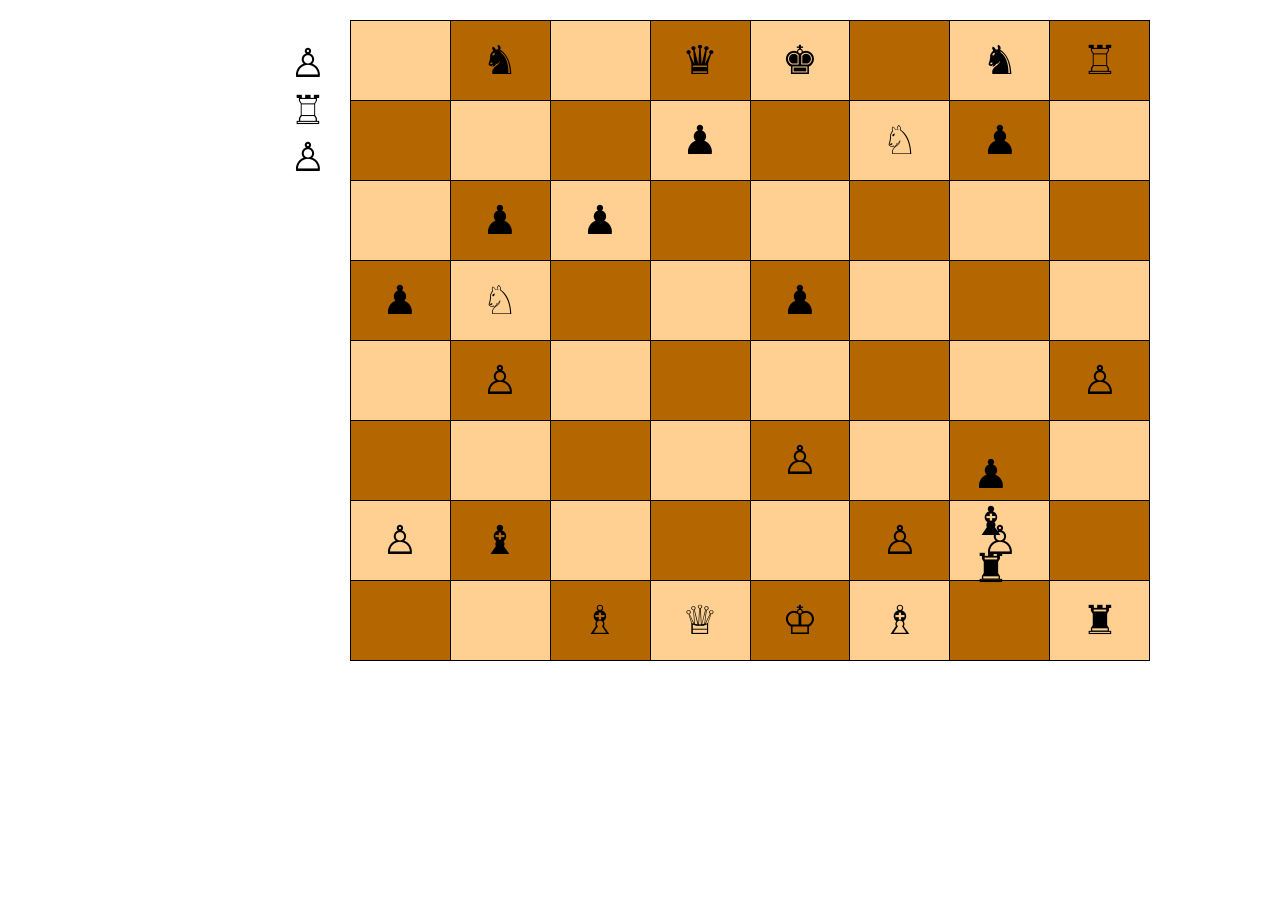
<file: index.html>
<!DOCTYPE html>
<html lang="en">
<head>
    <meta charset="UTF-8">
    <meta name="viewport" content="width=device-width, initial-scale=1.0">
    <title>chess game</title>
    <link rel="stylesheet" href="./style.css">
</head>
<body>
    <div class="container">
        <table>
            <tr class="box1">
            <td></td>
            <td>&#9822</td>
            <td></td>
            <td >&#9819</td>
            <td>&#9818</td>
            <td></td>
            <td>&#9822</td>
            <td>&#9814</td>
            </tr>
             <tr class="box2">
            <td></td>
            <td></td>
            <td></td>
            <td>&#9823</td>
            <td></td>
            <td>&#9816</td>
            <td>&#9823</td>
            <td></td>
            </tr>
             <tr class="box3">
                <td></td>
                <td>&#9823</td>
                <td>&#9823</td>
                <td></td>
                <td></td>
                <td></td>
                <td></td>
                <td></td>
            </tr>
             <tr class="box4">
                <td>&#9823</td>
                <td>&#9816</td>
                <td></td>
                <td></td>
                <td>&#9823</td>
                <td></td>
                <td></td>
                <td></td>
            </tr>
             <tr class="box5">
                <td></td>
                <td>&#9817</td>
                <td></td>
                <td></td>
                <td></td>
                <td></td>
                <td></td>
                <td>&#9817</td>
            </tr>
             <tr class="box6">
                <td></td>
                <td></td>
                <td></td>
                <td></td>
                <td>&#9817</td>
                <td></td>
                <td></td>
                <td></td>
            </tr>
             <tr class="box7">
              <td>&#9817</td>
              <td>&#9821</td>
              <td></td>
              <td></td>
              <td></td>
              <td>&#9817</td>
              <td>&#9817</td>
              <td></td>
           </tr>
             <tr class="box8">
             <td></td>
             <td></td>
             <td>&#9815</td>
             <td>&#9813</td>
             <td>&#9812</td>
             <td>&#9815</td>
             <td></td>
            <td>&#9820</td>
            </tr> 
        </table>
        <div class="blk-attack-wte">
         <ul>
           <li>&#9817</li>
           <li>&#9814</li>
           <li>&#9817</li>
           <li></li>
           <li></li>
           <li></li>
         </ul>
        </div>
        <div class="wte-attack-blk">
            <ul>
                <li>&#9823</li>
                <li>&#9821</li>
                <li>&#9820</li>
                <li></li>
            </ul>
        </div>
    </div>
</body>
</html>
</file>
<file: style.css>
*{
    padding: 0%;
    margin: 0%;
    box-sizing: border-box;
}
.container table{
    position: fixed;
}
table,tr,td{
    border: 1px solid;
    border-collapse: collapse;
    height: 80px;
    width: 800px;
    margin: 20px 350px;
}
.box1 td:nth-child(even){
    background-color: #b46700;
}
.box1 td:nth-child(odd){
    background-color: #ffd091;
}
.container .box1{
    font-size: 2.5rem;
    text-align: center;
}
.box2 td:nth-child(odd){
    background-color: #b46700;
}
.box2 td:nth-child(even){
    background-color: #ffd091;
}
.container .box2{
    font-size: 2.5rem;
    text-align: center;
}
.box3 td:nth-child(even){
    background-color: #b46700;
}
.box3 td:nth-child(odd){
    background-color: #ffd091;
}
.container .box3{
    font-size: 2.5rem;
    text-align: center;
}
.box4 td:nth-child(odd){
    background-color: #b46700;
}
.box4 td:nth-child(even){
    background-color: #ffd091;
}
.container .box4{
    font-size: 2.5rem;
    text-align: center;
}
.box5 td:nth-child(even){
    background-color: #b46700;
}
.box5 td:nth-child(odd){
    background-color: #ffd091;
}
.container .box5{
    font-size: 2.5rem;
    text-align: center;
}
.box6 td:nth-child(odd){
    background-color: #b46700;
}
.box6 td:nth-child(even){
    background-color: #ffd091;
}
.container .box6{
    font-size: 2.5rem;
    text-align: center;
}
.box7 td:nth-child(even){
    background-color: #b46700;
}
.box7 td:nth-child(odd){
    background-color: #ffd091;
}
.container .box7{
    font-size: 2.5rem;
    text-align: center;
}
.box8 td:nth-child(odd){
    background-color: #b46700;
}
.box8 td:nth-child(even){
    background-color: #ffd091;
}
.container .box8{
    font-size: 2.5rem;
    text-align: center;
} 
.container .blk-attack-wte{
   width: 22%;
   position: relative;
   top: 40px;
   margin-left: 290px;
}
.blk-attack-wte ul li{
    font-size: 2.5rem;
    list-style: none;
}
.container .wte-attack-blk{
   width: 3%;
   position: relative;
   left: 76%;
   margin-top: 250px;
   padding: 60px 0px;
}
.wte-attack-blk ul li{
    font-size: 2.5rem;
    list-style: none;
}
</file>
